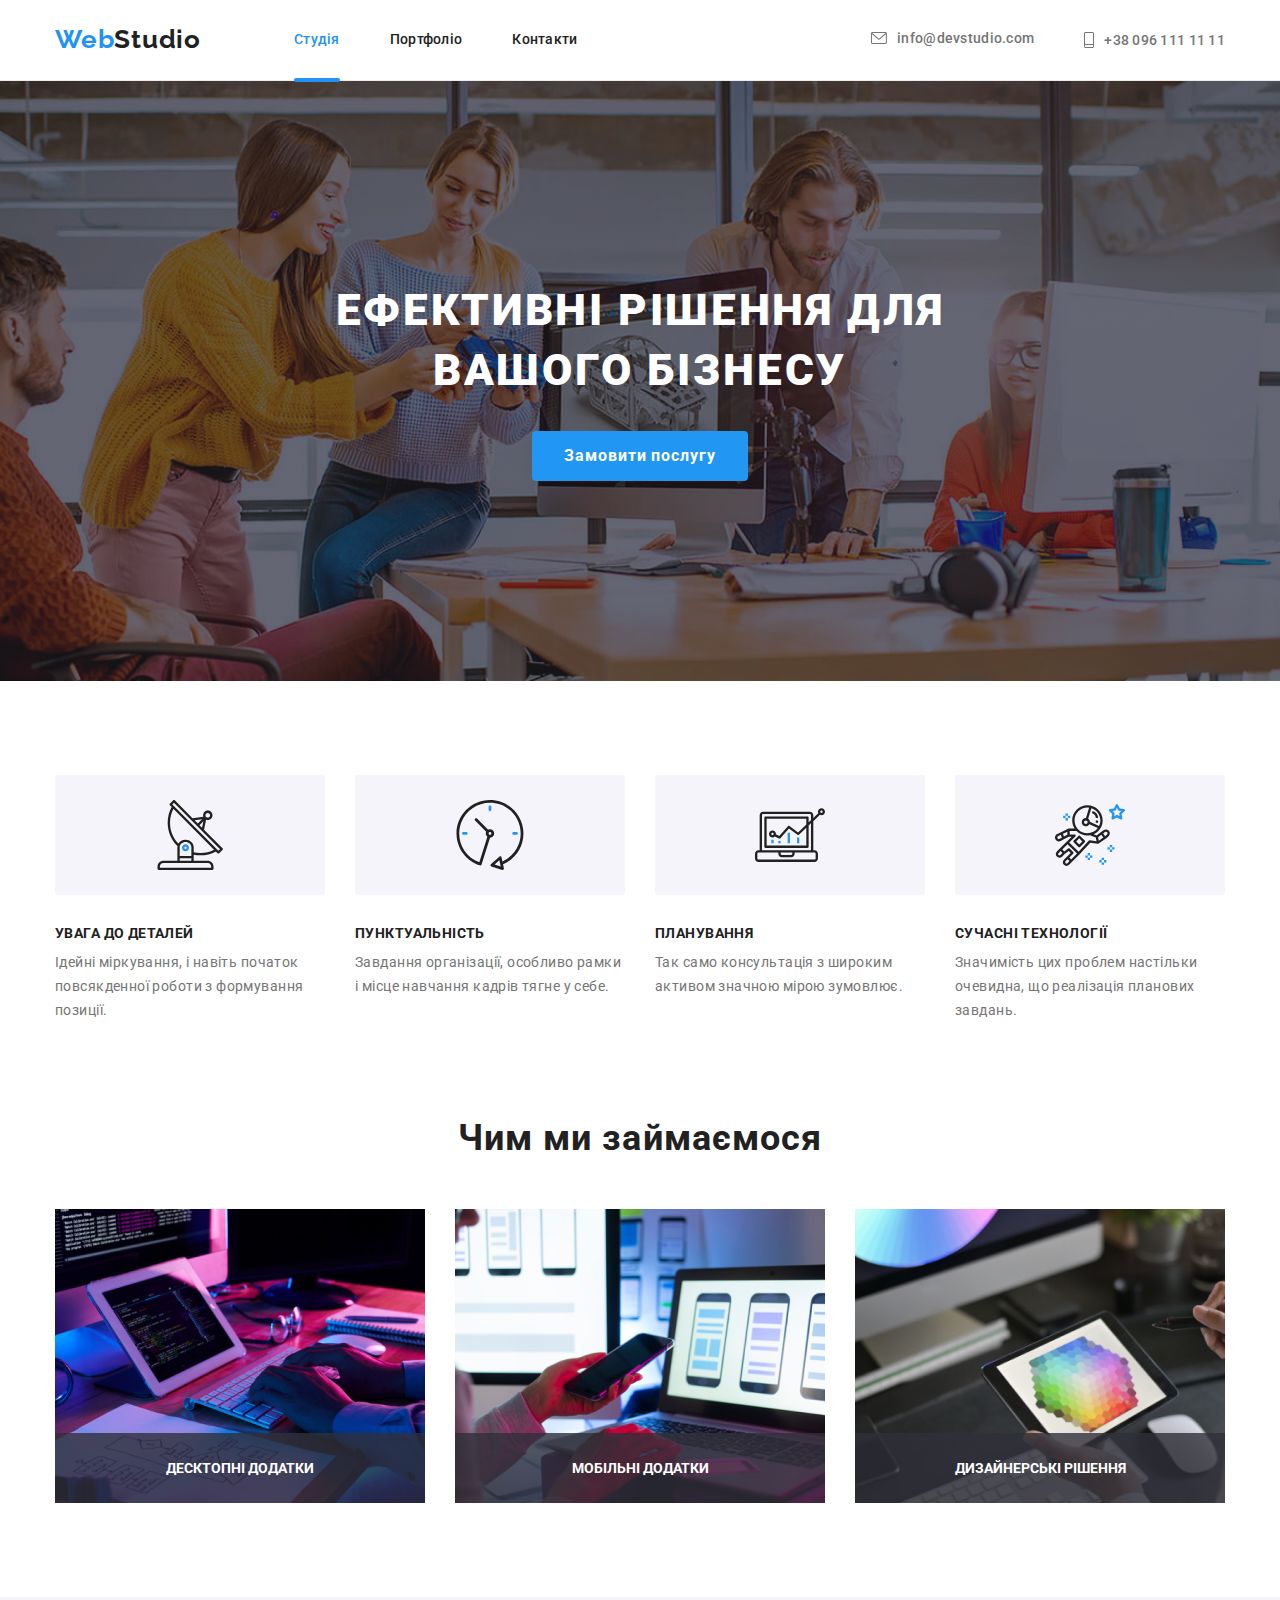
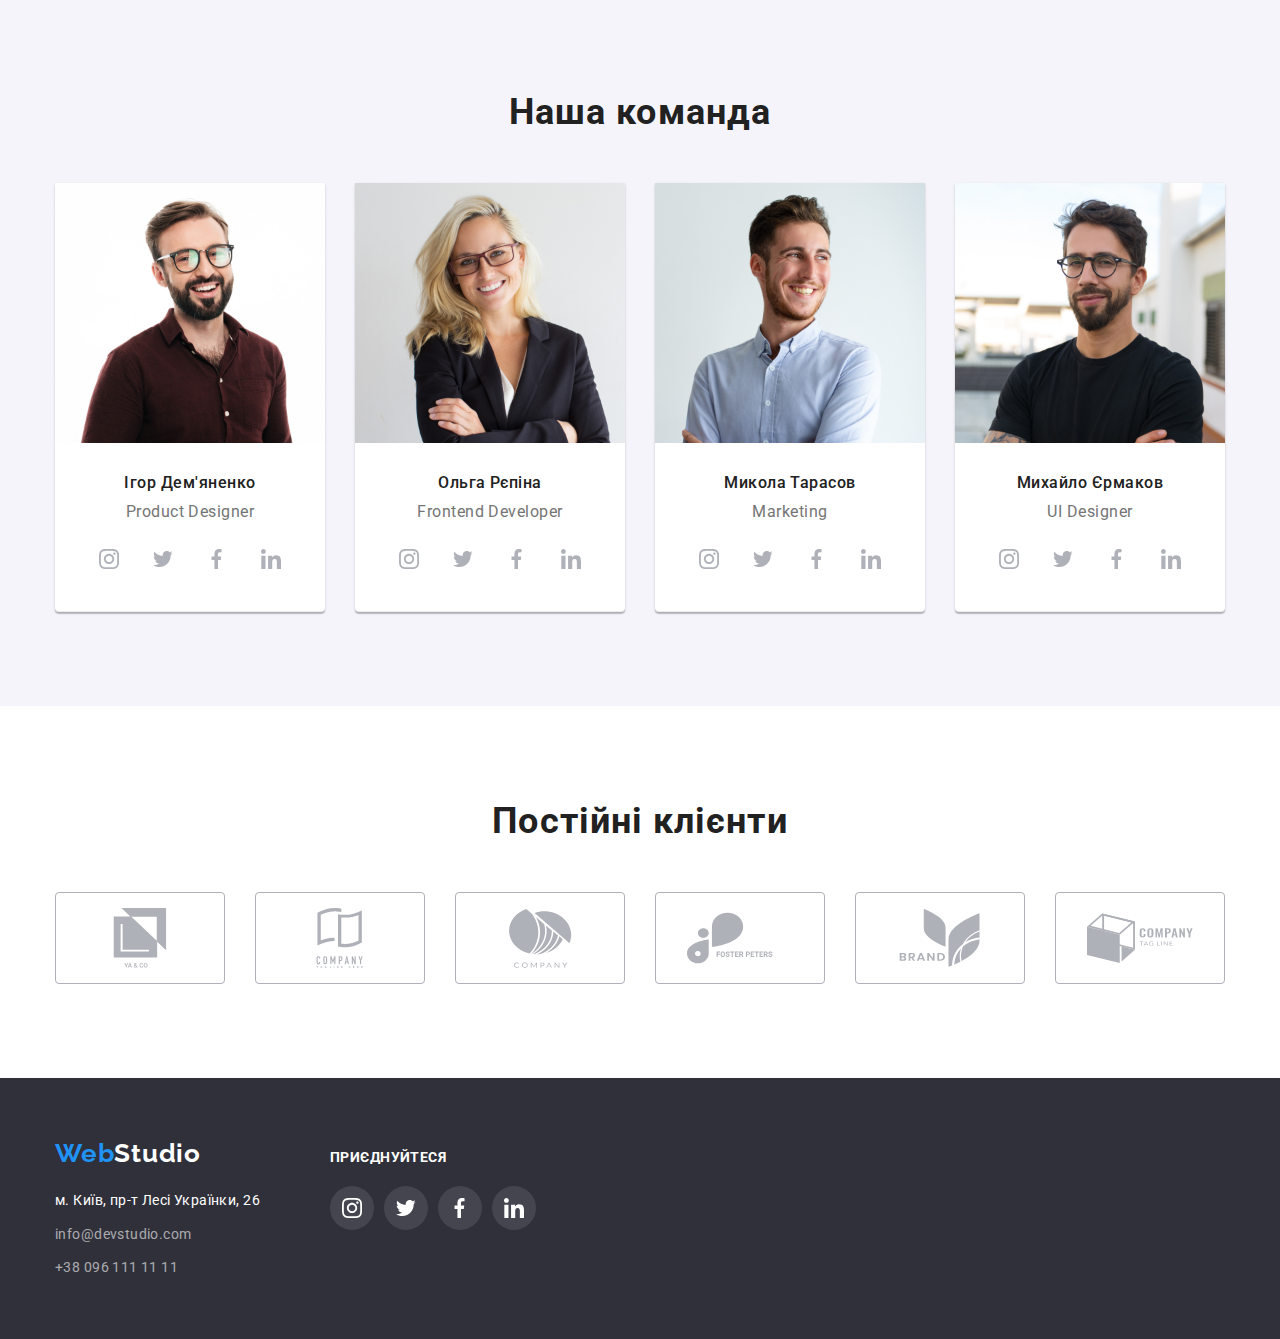
<file: index.html>
<!DOCTYPE html>
<html lang="uk">
  <head>
    <meta charset="UTF-8" />
    <meta http-equiv="X-UA-Compatible" content="IE=edge" />
    <meta name="viewport" content="width=device-width, initial-scale=1.0" />
    <title>WebStudio</title>
    <link href="https://fonts.googleapis.com/css2?family=Raleway:wght@700&family=Roboto:wght@400;500;700;900&display=swap" rel="stylesheet">
    <link rel="stylesheet" href="https://cdn.jsdelivr.net/npm/modern-normalize@1.1.0/modern-normalize.min.css">
    <link rel="stylesheet" href="./css/styles.css">
  </head>
  <body>
    <header class="header">
      <div class="header-container container">
      <nav class="nav-header">
        <a href="logo" class="logo">Web<span class="logo-dark">Studio</span></a>
        <ul class="nav-list list">
          <li class="header-item"><a href="index.html" class="nav-link current link">Студія</a></li>
          <li class="header-item"><a href="./portfolio.html" class="nav-link link">Портфоліо</a></li>
          <li class="header-item"><a href="#Контакти" class="nav-link link">Контакти</a></li>
        </ul>
      </nav>
      <ul class="address-list list">
        <li class="address-item">
          <a href="mailto:info@devstudio.com" class="address-link link"><svg class="address-icon" width="16" height="12"><use href="./images/icon.svg#icon-mail"></use></svg>info@devstudio.com</a>
        </li>
        <li class="address-item">
          <a href="tel:+380961111111" class="address-link link"><svg class="address-icon" width="10" height="16"><use href="./images/icon.svg#icon-phone"></use></svg>+38 096 111 11 11</a></li>
      </ul>
    </div>
    </header>
    <main>
      <section class="baner-header section">
        <div class="baner-container container">
        <h1 class="baner-text">Ефективні рішення для вашого бізнесу</h1>
        <button type="button" class="baner-button" data-modal-open>Замовити послугу</button>
      </div>
      </section>
      <section class="features section">
        <div class="container">
        <h2 hidden>Чим ми особливі</h2>
        <ul class="features-list list">
          <li class="features-item">
            <div class="features-wrapper">
        <svg class="features-icon" width="70" height="70"><use href="./images/icon.svg#icon-group"></use></svg>
      </div>
            <h3 class="features-title">УВАГА ДО ДЕТАЛЕЙ</h3>
            <p class="features-text">
              Ідейні міркування, і навіть початок повсякденної роботи з
              формування позиції.
            </p>
          </li>
          <li class="features-item">
            <div class="features-wrapper">
            <svg class="features-icon" width="70" height="70"><use href="./images/icon.svg#icon-clock"></use></svg>
          </div>
            <h3 class="features-title">ПУНКТУАЛЬНІСТЬ</h3>
            <p class="features-text">
              Завдання організації, особливо рамки і місце навчання кадрів тягне
              у себе.
            </p>
          </li>
          <li class="features-item">
            <div class="features-wrapper">
            <svg class="features-icon" width="70" height="70"><use href="./images/icon.svg#icon-diagram"></use></svg>
          </div>
            <h3 class="features-title">ПЛАНУВАННЯ</h3>
            <p class="features-text">
              Так само консультація з широким активом значною мірою зумовлює.
            </p>
          </li>
          <li class="features-item">
            <div class="features-wrapper">
            <svg class="features-icon" width="70" height="70"><use href="./images/icon.svg#icon-astronaut"></use></svg>
            </div>
            <h3 class="features-title">СУЧАСНІ ТЕХНОЛОГІЇ</h3>
            <p class="features-text">
              Значимість цих проблем настільки очевидна, що реалізація планових
              завдань.
            </p>
          </li>
        </ul>
      </div>
      </section>
      <section class="examples section ">
        <div class="examples-container container">
        <h2 class="examples-title">Чим ми займаємося</h2>
        <ul class="examples-list list">
          <li class="examples-item">
            <div class="activity">
            <img
              src="./images/computer.jpg"
              alt="зображення рук на клавіатурі"
              width="370"
            />
            <p class="activity-text">Десктопні додатки</p>
            </div>
          </li>
          <li class="examples-item">
            <div class="activity">
            <img
              src="./images/phone.jpg"
              alt="зображення телефоу в руках"
              width="370"
            />
            <p class="activity-text">Мобільні додатки</p>
          </div>
          </li>
          <li class="examples-item">
            <div class="activity">
            <img
              src="./images/tablet.jpg"
              alt=" зображення планшету в руках"
              width="370"
            />
            <p class="activity-text">Дизайнерські рішення</p>
          </div>
          </li>
        </ul>
      </div>
      </section>
      <section class="team section">
        <div class="team-container container">
        <h2 class="team-title">Наша команда</h2>
        <ul class="team-list list">
          <li class="team-item">
            <img
              src="./images/team-product.jpg"
              alt="усміхненний чоловік в сорчці коричневого кольору"
              width="270"
            />
            <div class="team-wrapper">
            <h3 class="team-members">Ігор Дем'яненко</h3>
            <p lang="en" class="team-text">Product Designer</p>
            <ul class="socials list">
              <li><a href="#instagram" class="socials-link"><svg class="team-icon" width="20" height="20"><use href="./images/icon.svg#icon-instagram"></use></svg></a></li>
              <li><a href="#twetter" class="socials-link"><svg class="team-icon" width="20" height="20"><use href="./images/icon.svg#icon-twetter"></use></svg></a></li>
              <li><a href="#facebook" class="socials-link"><svg class="team-icon" width="20" height="20"><use href="./images/icon.svg#icon-facebook"></use></svg></a></li>
              <li><a href="#linkedin" class="socials-link"><svg class="team-icon" width="20" height="20"><use href="./images/icon.svg#icon-linkedin"></use></svg></a></li>
            </ul> 
          </div>
          </li>
          <li class="team-item">
            <img
              src="./images/team-frontend.jpg"
              alt="усміхненна блондинка у діловому костюмі"
              width="270"
            />
            <div class="team-wrapper">
            <h3 class="team-members">Ольга Рєпіна</h3>
            <p lang="en" class="team-text">Frontend Developer</p>
            <ul class="socials list">
              <li><a href="#instagram" class="socials-link"><svg class="team-icon" width="20" height="20"><use href="./images/icon.svg#icon-instagram"></use></svg></a></li>
              <li><a href="#twetter" class="socials-link"><svg class="team-icon" width="20" height="20"><use href="./images/icon.svg#icon-twetter"></use></svg></a></li>
              <li><a href="#facebook" class="socials-link"><svg class="team-icon" width="20" height="20"><use href="./images/icon.svg#icon-facebook"></use></svg></a></li>
              <li><a href="#linkedin" class="socials-link"><svg class="team-icon" width="20" height="20"><use href="./images/icon.svg#icon-linkedin"></use></svg></a></li>
            </ul> 
          </div>
          </li>
          <li class="team-item">
            <img
              src="./images/team-marketing.jpg"
              alt="усміхненний молодий чоловік у світлій сорочці"
              width="270"
            />
            <div class="team-wrapper">
            <h3 class="team-members">Микола Тарасов</h3>
            <p lang="en" class="team-text">Marketing</p>
            <ul class="socials list">
              <li><a href="#instagram" class="socials-link"><svg class="team-icon" width="20" height="20"><use href="./images/icon.svg#icon-instagram"></use></svg></a></li>
              <li><a href="#twetter" class="socials-link"><svg class="team-icon" width="20" height="20"><use href="./images/icon.svg#icon-twetter"></use></svg></a></li>
              <li><a href="#facebook" class="socials-link"><svg class="team-icon" width="20" height="20"><use href="./images/icon.svg#icon-facebook"></use></svg></a></li>
              <li><a href="#linkedin" class="socials-link"><svg class="team-icon" width="20" height="20"><use href="./images/icon.svg#icon-linkedin"></use></svg></a></li>
            </ul> 
          </div>
          </li>
          <li class="team-item">
            <img
              src="./images/team_ui-designer.jpg"
              alt="молодий чоловік у футболці чорного кольору підморкує"
              width="270"
            />
            <div class="team-wrapper">
            <h3 class="team-members">Михайло Єрмаков</h3>
            <p lang="en" class="team-text">UI Designer</p>
            <ul class="socials list">
              <li><a href="#instagram" class="socials-link"><svg class="team-icon" width="20" height="20"><use href="./images/icon.svg#icon-instagram"></use></svg></a></li>
              <li><a href="#twetter" class="socials-link"><svg class="team-icon" width="20" height="20"><use href="./images/icon.svg#icon-twetter"></use></svg></a></li>
              <li><a href="#facebook" class="socials-link"><svg class="team-icon" width="20" height="20"><use href="./images/icon.svg#icon-facebook"></use></svg></a></li>
              <li><a href="#linkedin" class="socials-link"><svg class="team-icon" width="20" height="20"><use href="./images/icon.svg#icon-linkedin"></use></svg></a></li>
            </ul> 
          </div>
          </li>
        </ul>
      </div>
      </section>
      <section class="customers section">
        <div class="container">
        <h2 class="customers-title">Постійні клієнти</h2>
        <ul class="customers-list list">
        <li><a href="#" class="customers-link"><svg class="customers-icon" width="106" height="60"><use href="./images/icon.svg#icon-ya-co"></use></svg></a></li>
        <li><a href="#" class="customers-link"><svg class="customers-icon" width="106" height="60"><use href="./images/icon.svg#icon-company-tagline"></use></svg></a></li>
        <li><a href="#" class="customers-link"><svg class="customers-icon" width="106" height="60"><use href="./images/icon.svg#icon-company"></use></svg></a></li>
        <li><a href="#" class="customers-link"><svg class="customers-icon" width="106" height="60"><use href="./images/icon.svg#icon-foster-peters"></use></svg></a></li>
        <li><a href="#" class="customers-link"><svg class="customers-icon" width="106" height="60"><use href="./images/icon.svg#icon-brand"></use></svg></a></li>
        <li><a href="#" class="customers-link"><svg class="customers-icon" width="106" height="60"><use href="./images/icon.svg#icon-tag-line"></use></svg></a></li>
      </ul>
      </div>
      </section>
    </main>
    <footer class="footer">
      <div class="container  footer-container">
      <div class="address-wrapper">
      <a href="logo" class="logo link">Web<span class="logo-light">Studio</span></a>
      <address class="address">
        <ul class="address-list-footer list">
          <li class="address-list-item"><p class="address-text">м. Київ, пр-т Лесі Українки, 26</p></li>
          <li class="address-list-item">
            <a href="mailto:info@devstudio.com" class="contacts-link link">info@devstudio.com</a>
          </li>
          <li class="address-list-item"><a href="tel:+380961111111" class="contacts-link link">+38 096 111 11 11</a></li>
        </ul>
      </address>
      </div>
        <div class="footer-link">
        <h2 class="footer-title">Приєднуйтеся</h2>
        <ul class="footer-icon-list list">
          <li><a href="#instagram" class="footer-socials"><svg class="footer-icon" width="20" height="20"><use href="./images/icon.svg#icon-instagram"></use></svg></a></li>
          <li><a href="#twetter" class="footer-socials"><svg class="footer-icon" width="20" height="20"><use href="./images/icon.svg#icon-twetter"></use></svg></a></li>
          <li><a href="#facebook" class="footer-socials"><svg class="footer-icon" width="20" height="20"><use href="./images/icon.svg#icon-facebook"></use></svg></a></li>
          <li><a href="#linkedin" class="footer-socials"><svg class="footer-icon" width="20" height="20"><use href="./images/icon.svg#icon-linkedin"></use></svg></a></li>
        </ul>
      </div>
    </div>
    </footer>
    <div class="backdrop is-hidden" data-modal>
<div class="modal">
  <button class="modal-close-button" type="button" data-modal-close><svg class="close-icon"><use href="./images/icon.svg#icon-close.svg"></use></svg></button>
</div>
    </div>
    <script src="./js/modal.js"></script>
</body>
  </body>
</html>
</file>
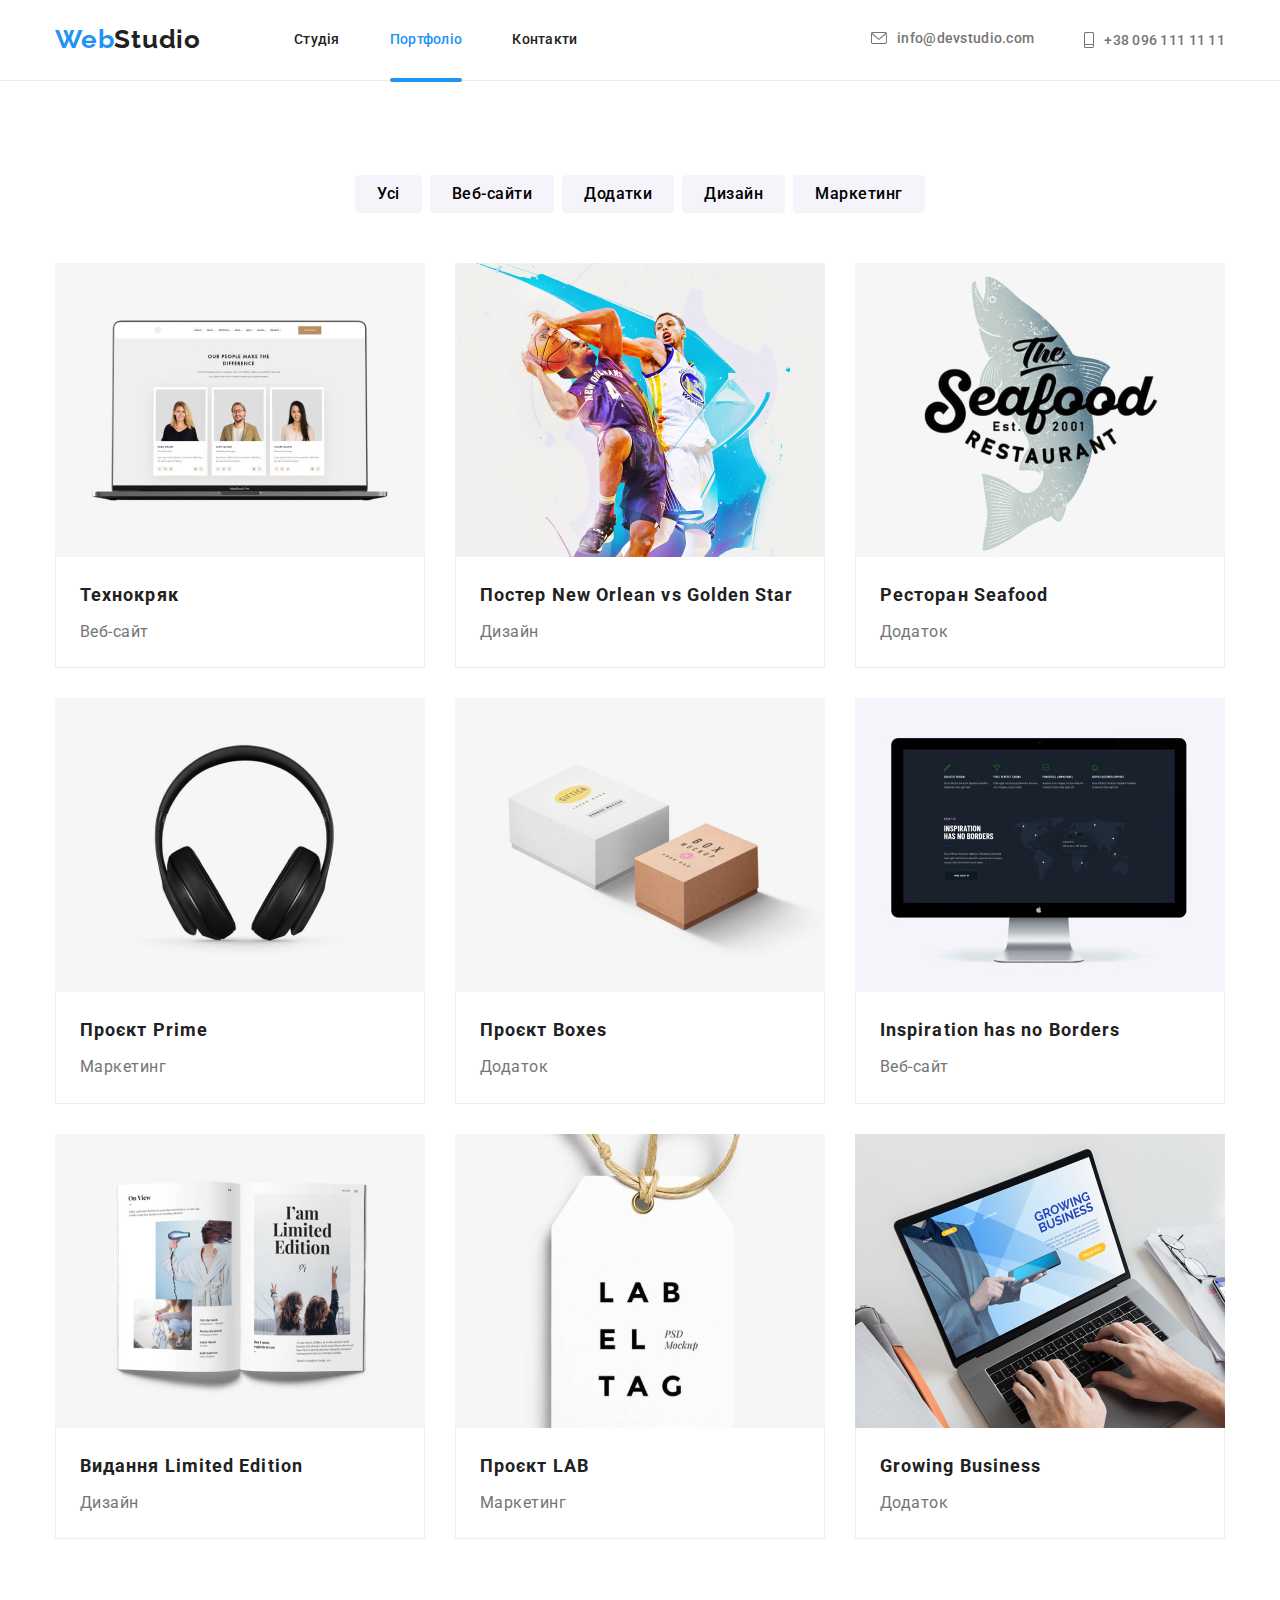
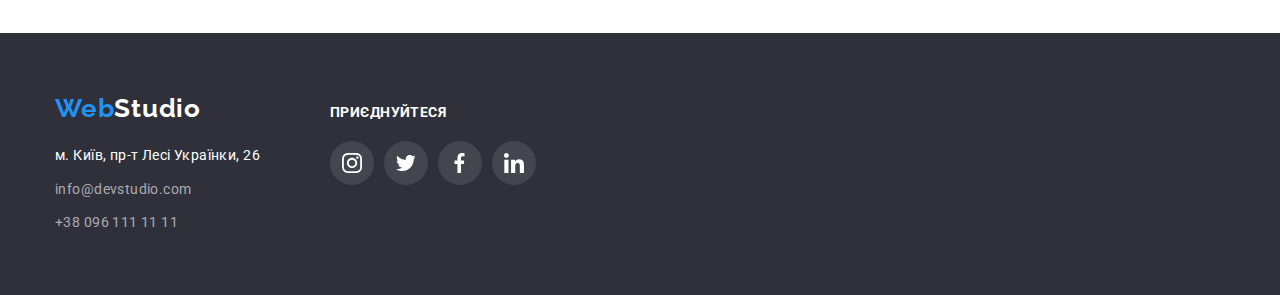
<file: portfolio.html>
<!DOCTYPE html>
<html lang="en">
  <head>
    <meta charset="UTF-8" />
    <meta http-equiv="X-UA-Compatible" content="IE=edge" />
    <meta name="viewport" content="width=device-width, initial-scale=1.0" />
    <title>Portfolio</title>
    <link
      href="https://fonts.googleapis.com/css2?family=Raleway:wght@700&family=Roboto:wght@400;500;700;900&display=swap"
      rel="stylesheet"
    />
    <link
      rel="stylesheet"
      href="https://cdn.jsdelivr.net/npm/modern-normalize@1.1.0/modern-normalize.min.css"
    />
    <link rel="stylesheet" href="./css/styles.css" />
  </head>
  <body>
    <header class="header">
      <div class="header-container container">
        <nav class="nav-header">
          <a href="logo" class="logo"
            >Web<span class="logo-dark">Studio</span></a
          >
          <ul class="nav-list list">
            <li class="header-item">
              <a href="index.html" class="nav-link link">Студія</a>
            </li>
            <li class="header-item">
              <a href="./portfolio.html" class="nav-link current link"
                >Портфоліо</a
              >
            </li>
            <li class="header-item">
              <a href="#" class="nav-link link">Контакти</a>
            </li>
          </ul>
        </nav>
        <ul class="address-list list">
          <li class="address-item">
            <a href="mailto:info@devstudio.com" class="address-link link"
              ><svg class="address-icon" width="16" height="12"><use href="./images/icon.svg#icon-mail"></use></svg>info@devstudio.com</a
            >
          </li>
          <li class="address-item">
            <a href="tel:+380961111111" class="address-link link"
              ><svg class="address-icon" width="10" height="16"><use href="./images/icon.svg#icon-phone"></use></svg>+38 096 111 11 11</a
            >
          </li>
        </ul>
      </div>
    </header>
    <main>
      <section class="portfolio-button section">
        <div class="filter-container container">
          <h1 hidden>Фільтр сторінки Портфоліо</h1>
          <ul class="filters-list list">
            <li class="filters-item"><button type="button" class="filters-button">Усі</button></li>
            <li class="filters-item">
              <button type="button" class="filters-button">Веб-сайти</button>
            </li>
            <li class="filters-item">
              <button type="button" class="filters-button">Додатки</button>
            </li>
            <li class="filters-item">
              <button type="button" class="filters-button">Дизайн</button>
            </li>
            <li class="filters-item">
              <button type="button" class="filters-button">Маркетинг</button>
            </li>
          </ul>
          <h2 hidden>Проєкти</h2>
          <ul class="project-list list">
            <li class="project-item">
              <div class="portfolio-thumb">
              <img
                src="./images/technocrat.jpg"
                alt="зображений ноутбук з трьома картками працівників"
                width="370"
              />
              <div class="portfolio-overlay">
                <p class="overlay-text">Ресурс пропонує комплексні пропозиції з різним рівнем функціоналу та сервісів. Все це дозволить відвідувачу отримати вичерпні відомості про компанію чи приватну особу.</p>
              </div>
            </div>
              <div class="project-wrapper">
              <h3 class="project-title">Технокряк</h3>
              <p class="project-text">Веб-сайт</p>  
            </div>
            </li>
            <li class="project-item">
              <div class="portfolio-thumb">
              <img
                src="./images/poster.jpg"
                alt="зображений постер з гравцями баскетболу"
                width="370"
              />
              <div class="portfolio-overlay">
                <p class="overlay-text">Ресурс пропонує комплексні пропозиції з різним рівнем функціоналу та сервісів. Все це дозволить відвідувачу отримати вичерпні відомості про компанію чи приватну особу.</p>
              </div>
            </div>
              <div class="project-wrapper">
              <h3 lang="en" class="project-title">
                Постер New Orlean vs Golden Star
              </h3>
              <p class="project-text">Дизайн</p> 
            </div>
            </li>
            <li class="project-item">
              <div class="portfolio-thumb">
              <img
                src="./images/seafood.jpg"
                alt="логотип ресторану з морепродуктами"
                width="370"
              />
              <div class="portfolio-overlay">
                <p class="overlay-text">Ресурс пропонує комплексні пропозиції з різним рівнем функціоналу та сервісів. Все це дозволить відвідувачу отримати вичерпні відомості про компанію чи приватну особу.</p>
              </div>
            </div>
              <div class="project-wrapper">
              <h3 class="project-title">Ресторан Seafood</h3>
              <p class="project-text">Додаток</p>
            </div>
            </li>
            <li class="project-item">
              <div class="portfolio-thumb">
              <img
                src="./images/prime.jpg"
                alt="зображені навушники чорного кольору"
                width="370"
              />
              <div class="portfolio-overlay">
                <p class="overlay-text">Ресурс пропонує комплексні пропозиції з різним рівнем функціоналу та сервісів. Все це дозволить відвідувачу отримати вичерпні відомості про компанію чи приватну особу.</p>
              </div>
            </div>
              <div class="project-wrapper">
              <h3 class="project-title">Проєкт Prime</h3>
              <p class="project-text">Маркетинг</p>
            </div>
            </li>
            <li class="project-item">
              <div class="portfolio-thumb">
              <img
                src="./images/boxes-project.jpg"
                alt="зображено дві коробки бежевого та білого кольорів"
                width="370"
              />
              <div class="portfolio-overlay">
                <p class="overlay-text">Ресурс пропонує комплексні пропозиції з різним рівнем функціоналу та сервісів. Все це дозволить відвідувачу отримати вичерпні відомості про компанію чи приватну особу.</p>
              </div>
            </div>
              <div class="project-wrapper">
              <h3 class="project-title">Проєкт Boxes</h3>
              <p class="project-text">Додаток</p>
            </div>
            </li>
            <li class="project-item">
              <div class="portfolio-thumb">
              <img
                src="./images/inspiration-borders.jpg"
                alt="зображений монітор компютера"
                width="370"
              />
              <div class="portfolio-overlay">
                <p class="overlay-text">Ресурс пропонує комплексні пропозиції з різним рівнем функціоналу та сервісів. Все це дозволить відвідувачу отримати вичерпні відомості про компанію чи приватну особу.</p>
              </div>
            </div>
              <div class="project-wrapper">
              <h3 lang="en" class="project-title">
                Inspiration has no Borders
              </h3>
              <p class="project-text">Веб-сайт</p>
            </div>
            </li>
            <li class="project-item">
              <div class="portfolio-thumb">
              <img
                src="./images/limited-edition.jpg"
                alt="зображений журнал з фотографіями дівчат"
                width="370"
              />
              <div class="portfolio-overlay">
                <p class="overlay-text">Ресурс пропонує комплексні пропозиції з різним рівнем функціоналу та сервісів. Все це дозволить відвідувачу отримати вичерпні відомості про компанію чи приватну особу.</p>
              </div>
            </div>
              <div class="project-wrapper">
              <h3 class="project-title">Видання Limited Edition</h3>
              <p class="project-text">Дизайн</p>
            </div>
            </li>
            <li class="project-item">
              <div class="portfolio-thumb">
              <img
                src="./images/lab.jpg"
                alt="зображено етикетку з написом LAB"
                width="370"
              />
              <div class="portfolio-overlay">
                <p class="overlay-text">Ресурс пропонує комплексні пропозиції з різним рівнем функціоналу та сервісів. Все це дозволить відвідувачу отримати вичерпні відомості про компанію чи приватну особу.</p>
              </div>
            </div>
              <div class="project-wrapper">
              <h3 class="project-title">Проєкт LAB</h3>
              <p class="project-text">Маркетинг</p>
            </div>
            </li>
            <li class="project-item">
              <div class="portfolio-thumb">
              <img
                src="./images/growing-business.jpg"
                alt="зображено руки чоловіка який друкує на ноутбуці"
                width="370"
              />
              <div class="portfolio-overlay">
                <p class="overlay-text">Ресурс пропонує комплексні пропозиції з різним рівнем функціоналу та сервісів. Все це дозволить відвідувачу отримати вичерпні відомості про компанію чи приватну особу.</p>
              </div>
            </div>
              <div class="project-wrapper">
              <h3 lang="en" class="project-title">Growing Business</h3>
              <p class="project-text">Додаток</p>
            </div>
            </li>
          </ul>
        </div>
      </section>
    </main>
    <footer class="footer">
      <div class="container  footer-container">
      <div class="address-wrapper">
      <a href="logo" class="logo link">Web<span class="logo-light">Studio</span></a>
      <address class="address">
        <ul class="address-list-footer list">
          <li class="address-list-item"><p class="address-text">м. Київ, пр-т Лесі Українки, 26</p></li>
          <li class="address-list-item">
            <a href="mailto:info@devstudio.com" class="contacts-link link">info@devstudio.com</a>
          </li>
          <li class="address-list-item"><a href="tel:+380961111111" class="contacts-link link">+38 096 111 11 11</a></li>
        </ul>
      </address>
      </div>
        <div class="footer-link">
        <h2 class="footer-title">Приєднуйтеся</h2>
        <ul class="footer-icon-list list">
          <li><a href="#instagram" class="footer-socials"><svg class="footer-icon" width="20" height="20"><use href="./images/icon.svg#icon-instagram"></use></svg></a></li>
          <li><a href="#twetter" class="footer-socials"><svg class="footer-icon" width="20" height="20"><use href="./images/icon.svg#icon-twetter"></use></svg></a></li>
          <li><a href="#facebook" class="footer-socials"><svg class="footer-icon" width="20" height="20"><use href="./images/icon.svg#icon-facebook"></use></svg></a></li>
          <li><a href="#linkedin" class="footer-socials"><svg class="footer-icon" width="20" height="20"><use href="./images/icon.svg#icon-linkedin"></use></svg></a></li>
        </ul>
      </div>
    </div>
    </footer>
  </body>
</html>
</file>
<file: css/styles.css>
:root {
    --color-background: #fff;
    --color-primary: #2193f6;
    --color-section: #f5f4fa;
    --color-text: #212121;
    --color-button: #2196F3;
}
body {
    font-family: 'Roboto',sans-serif;
    color:var(--color-text);
}
/* reset start*/
h1,h2,h3,h4,h5,h6,p {
    margin: 0;
}
.link {
    text-decoration: none;
}
.list {
    list-style: none;
    margin: 0;
    padding: 0;
}
/* reset and*/
.section {
    padding: 94px 0;
}
.container {
    width: 1200px;
    padding: 0 15px;
    margin: 0 auto;
}
.logo {
    color:var(--color-primary);
    font-family: 'Raleway', sans-serif;
    font-weight: 700;
    font-size: 26px;
    line-height: 1.20;
    letter-spacing: 0.03em;
    text-decoration: none;
}
.logo-light {
    color: var(--color-background);
}
.logo-dark {
    color: var(--color-text);
}
.header-container {
    display: flex;
}
.header {
    border-bottom: 1px solid #ececec;
}
.nav-header {
    display: flex;
    align-items: center;
}
.nav-list {
    display: flex;
    margin-left: 93px;
}
.nav-link {
    display: block;
    color:var(--color-text);
    font-weight: 500;
    font-size: 14px;
    line-height: 1.14;
    letter-spacing: 0.02em; 
    padding-top: 32px;
    padding-bottom: 32px;
    position: relative;
    transition: color 250ms cubic-bezier(0.4, 0, 0.2, 1);
}
.header-item:not(:last-child) {
    margin-right: 50px;
    align-items: center;
}
.nav-link.current {
    color: var(--color-primary);
}
.nav-link:hover,
.nav-link:focus {
    color:var(--color-primary);
}
.current::after {  
    display: inline-block;
    content: '';
    width: 100%;
    height: 4px;
    position: absolute;
    left: 0;
    bottom: -2px;
    background-color: var(--color-primary);
    border-radius: 2px;
}
.address-list {
    display: flex;
    margin-left: auto;
}
.address-item:not(:last-child) {
    margin-right: 50px;
    align-items: center;
}
.address-link {
    display: flex;
    color: #757575;
    align-items: center;
    font-weight: 500;
    font-size: 14px;
    line-height: 0.9;
    letter-spacing: 0.02em;
    padding: 32px 0;
    transition: color 250ms cubic-bezier(0.4, 0, 0.2, 1);
}
.address-link:hover,
.address-link:focus {
    color:var(--color-primary); 
}
.address-icon {
    fill: currentColor;
    margin-right: 10px;
}
.features-wrapper {
    display: flex;
    width: 270px;
    height: 120px;
    margin-bottom: 30px;
    margin-right: 30px;
    background-color: var(--color-section); 
    border-radius: 4px;
    align-items: center;
    justify-content: center;
}
.baner-header {
    margin: 0 auto;
    background-color: #2f303a;
    color: var(--color-background);
    padding: 200px 0;
    background-image: linear-gradient(to right, rgba(47, 48, 58, 0.4), rgba(47, 48, 58, 0.4)),
    url(../images/background.jpg);
    background-size: 1600px;
    max-width: 1600px;
    background-repeat: no-repeat;
    background-position: center;
}

.baner-text {
    color:var(--color-background);
    font-weight: 900;
    font-size: 44px;
    line-height: 1.36;
    text-align: center;
    letter-spacing: 0.06em;
    text-transform: uppercase;
    width: 696px;
    margin: 0 auto;
    margin-bottom: 30px;
}   
.baner-button {
    display: block;
    margin: 0 auto;
    width: 216px;
    min-height: 50px;
    color: #fff;
    background-color: var(--color-button);
    font-family: inherit;
    border-radius: 4px;
    border: none;
    font-weight: 700;
    font-size: 16px;
    line-height: 1.88;
    letter-spacing: 0.06em;
    cursor: pointer;
}
.fetures-container {
    display: flex;
}
.features-list {
    display: flex;
}
.features-item {
    width: 270px;
    margin-right: 30px;
}
.features-item:last-child {
    margin-right: 0;
}
.features-title {
    font-weight: 700;
    font-size: 14px;
    line-height: 1.15;
    letter-spacing: 0.03em;
    text-transform: uppercase;
    margin-bottom: 10px;
}
.features-text {
    font-weight: 400;
    font-size: 14px;
    color: #757575;
    line-height: 1.71;
    letter-spacing: 0.03em;
}
.examples {
    padding-top: 0;
}
.examples-container {
    display: flexbox;
}
.examples-title {
    text-align: center;
    font-size: 36px;
    line-height: 1.17;
    letter-spacing: 0.03em;
    margin-bottom: 50px;
}
.examples-item {
    width: 370px;
    margin-right: 30px;
    margin-left: 0;
}
.examples-item:last-child {
    margin-right: 0;
}
.examples-list {
    display: flex;
}
.activity {
    display: flex;
    position: relative;
    justify-content: center;
}
.activity::before {
    content: "";
    position: absolute;
    bottom: 0;
    width: 100%;
    height: 70px;
    background-color: rgba(47, 48, 58, 0.8);
}
.activity-text {
    position: absolute;
    bottom: 0;
    margin: 0;
    padding: 27px 0;
    font-weight: 700;
    font-size: 14px;
    line-height: 1.143;
    text-transform: uppercase;
    color: #FFFFFF;
}
.container-team {
    display: flex;
}
.team {
    background-color:var(--color-section);
}
.team-title {
    display: flex;
    justify-content: center;
    font-size: 36px;
    line-height: 1.17;
    letter-spacing: 0.03em;
    margin-bottom: 50px;
}
.team-list {
    display: flex;
    flex-wrap: wrap;
    margin-right: -30px;
    margin-bottom: -30px;
}
.team-item {
    margin-right: 30px;
    margin-bottom: 30px;
    background-color: var(--color-background);
    border-bottom: 1px solid #ececec;
    box-shadow: 0px 1px 3px rgba(0, 0, 0, 0.12), 0px 1px 1px rgba(0, 0, 0, 0.014), 0px 2px 1px rgba(0, 0, 0, 0.2);
    border-radius: 0px 0px 4px 4px;
}
img {
    display: block;
}
.team-members {
    margin-bottom: 10px;
    font-weight: 500;
    font-size: 16px;
    line-height: 1.19;
    text-align: center;
    letter-spacing: 0.03em;
}
.team-text { 
    margin-bottom: 16px;
    font-size: 16px;
    line-height: 1.19;
    color: #757575;
    text-align: center;
    letter-spacing: 0.03em;
}
.socials {
    display: flex;
    align-items: center;
    justify-content: center;
    gap: 10px;
}
.socials-link {
    display: flex;
    align-items: center;
    justify-content: center;
    width: 44px;
    height: 44px;
    border-radius: 50%;
    fill: #afb1b8;
    transition: fill 250ms cubic-bezier(0.4, 0, 0.2, 1), background-color 250ms cubic-bezier(0.4, 0, 0.2, 1);
}
.socials-link:hover,
.socials-link:focus {
        fill: #fff;
        background-color: var(--color-primary); 
}
.team-wrapper {
    padding: 30px 0;
}
.customers-title {
    text-align: center;
    font-size: 36px;
    letter-spacing: 0.03em;
    line-height: 1.17;
    margin-bottom: 50px;
}
.customers-link {
    width: 170px;
    height: 92px;
    border: 1px solid #afb1b8;
    border-radius: 4px;
    display: flex;
    align-items: center;
    justify-content: center;
    fill: #afb1b8; 
    transition: fill 250ms cubic-bezier(0.4, 0, 0.2, 1), border-color 250ms cubic-bezier(0.4, 0, 0.2, 1); 
}
.customers-link:hover,
.customers-link:focus {
    fill: var(--color-button);
    border-color: var(--color-button);
}
.customers-list {
    display: flex;
    gap: 30px;
}
.footer {
    background-color: #2f303a;
    padding: 60px 0;
    
}
.address {
    font-style: normal;
    margin-top: 20px;

}
.address-list-item:not(:last-child) {
    margin-bottom: 9px;
}
.address-text {
    font-size: 14px;
    line-height: 1.71;
    letter-spacing: 0.03em;
    color: #fff;
}
.contacts-link {
    font-size: 14px;
    line-height: 1.72;
    letter-spacing: 0.03em;
    color:rgba(255, 255, 255, 0.6);
    transition: color 250ms cubic-bezier(0.4, 0, 0.2, 1);
}
.contacts-link:hover, 
.contacts-link:focus {
    color:var(--color-primary);
}
.footer-link {
    margin-left: 70px;
    }
    .footer-text {
        color: #FFFFFF;
        text-align: center;
        font-family: 'Roboto';
        font-weight: 700;
        font-size: 14px;
        letter-spacing: 0.03em;
        line-height: 1.12;
        text-transform: uppercase;
    }
    .footer-icon-list {
        display: flex;
        gap: 10px;
    }
    .footer-icon {
        fill: #FFFFFF;
    }
    .footer-container {
        display: flex;
        align-items: baseline;
    }
    .footer-title {
        color: #FFFFFF;
        font-size: 14px;
        letter-spacing: 0.03em;
        line-height: 1.12;
        text-transform: uppercase;
        margin-bottom: 20px;
    }
    .footer-socials {
        width: 44px;
        height: 44px;
        display: flex;
        align-items: center;
        justify-content: center;
        background-color: rgba(255, 255, 255, 0.1);
        border-radius: 50%;
        transition: background-color 250ms cubic-bezier(0.4, 0, 0.2, 1);
    }
    .footer-socials:hover,
    .footer-socials:focus {
        background-color: var(--color-button);
    }
.filters-list {
    display: flex; 
    justify-content: center;
    margin-bottom: 50px;
    gap: 8px;
} 
.filters-item:last-child {
    margin-right: 0;
}
.filters-button {
    padding: 6px 22px;
    font-weight: 500;
    font-size: 16px; 
    line-height: 1.63;
    text-align: center;
    letter-spacing: 0.03em; 
    background: #f5f4fa;
    border-radius: 4px;
    border: none;
    cursor: pointer;
    transition: color 250ms cubic-bezier(0.4, 0, 0.2, 1), background-color 250ms cubic-bezier(0.4, 0, 0.2, 1), box-shadow 250ms cubic-bezier(0.4, 0, 0.2, 1);
}
.filters-button:hover,
.filters-button:focus {
    color: #FFFFFF;
    background-color:  #2196f3;
    box-shadow: 0px 3px 1px rgba(0, 0, 0, 0.1), 0px 1px 2px rgba(0, 0, 0, 0.08), 0px 2px 2px rgba(0, 0, 0, 0.12);
    border-radius: 4px;
}
.project-list {
    display: flex;
    flex-wrap: wrap;
    margin-right: -30px;
    margin-bottom: -30px;
    
}
.project-wrapper {
    border: 1px solid #eeeeee;
    border-top: none;
    padding: 20px 24px;
    
}
.portfolio-thumb {
    position: relative;
    width: 370px;
    height: 294px;
    overflow: hidden;
}
.portfolio-overlay {
    position: absolute;
    top: 0;
    left: 0;
    width: 100%;
    height: 100%;
    background-color: rgba(33, 150, 243, 0.9);
    transform: translateY(101%);
    transition: transform 250ms cubic-bezier(0.4, 0, 0.2, 1);
}
.overlay-text {
    padding: 60px 24px;
    align-content: center;
    font-size: 18px;
    line-height: 1.56;
    color:#FFFFFF;
}

.project-item:hover .portfolio-overlay,
.project-item:focus .portfolio-overlay {
    transform: translateY(0);
}

img {
    display: block;
}
.project-item {
    margin-right: 30px;
    margin-bottom: 30px;
    width: 370px;
    transition: box-shadow 250ms cubic-bezier(0.4, 0, 0.2, 1),transform 250ms cubic-bezier(0.4, 0, 0.2, 1);
}
.project-item:ntn-child(3n) {
    margin-right: 0;
}
.project-item:ntn-last-child(-n+3) {
    margin-bottom: 0;
}
.project-title {
    color:var(--color-text);
    font-size: 18px;
    line-height: 2.0;
    letter-spacing: 0.06em;
    margin-bottom: 4px;

}
.project-text {
    color: #757575;
    font-weight: 400;
    font-size: 16px ;
    line-height: 1.9;
    letter-spacing: 0.03em;
}

.project-item:hover {
box-shadow: 0px 1px 1px rgba(0, 0, 0, 0.12),
0px 4px 4px rgba(0, 0, 0, 0.06),
1px 4px 6px rgba(0, 0, 0, 0.16);
}
.backdrop {
    position: fixed;
    top: 0;
    left: 0;
    width: 100%;
    height: 100%;
    z-index: 1;
    background-color: rgba(0, 0, 0, 0.2);
    transition: opacity 250ms, visibility 250ms;
}
.backdrop.is-hidden {
    opacity: 0;
    visibility: hidden;
    pointer-events: none;
}
.modal {
    position: absolute;
    top: 50%;
    left: 50%;
    transform: translate(-50%, -50%);
    width: 528px;
    max-height: 581px;
    height: 100%;
    overflow: auto;
    background-color: var(--color-background);
    box-shadow: 0px 1px 3px rgba(0, 0, 0, 0.12), 0px 1px 1px rgba(0, 0, 0, 0.14), 0px 2px 1px rgba(0, 0, 0, 0.2);
    border-radius: 4px;
}
.modal-close-button {
    display: flex;
    align-items: center;
    justify-content: center;
    border: 1px solid rgba(0, 0, 0, 0.1);
    border-radius: 50%;
    background-color: var(--color-background);
    position: absolute;
    top: 8px;
    right: 8px;
    width: 30px;
    height: 30px;
    cursor: pointer;
}
.close-icon {
    fill: black;
}
</file>
